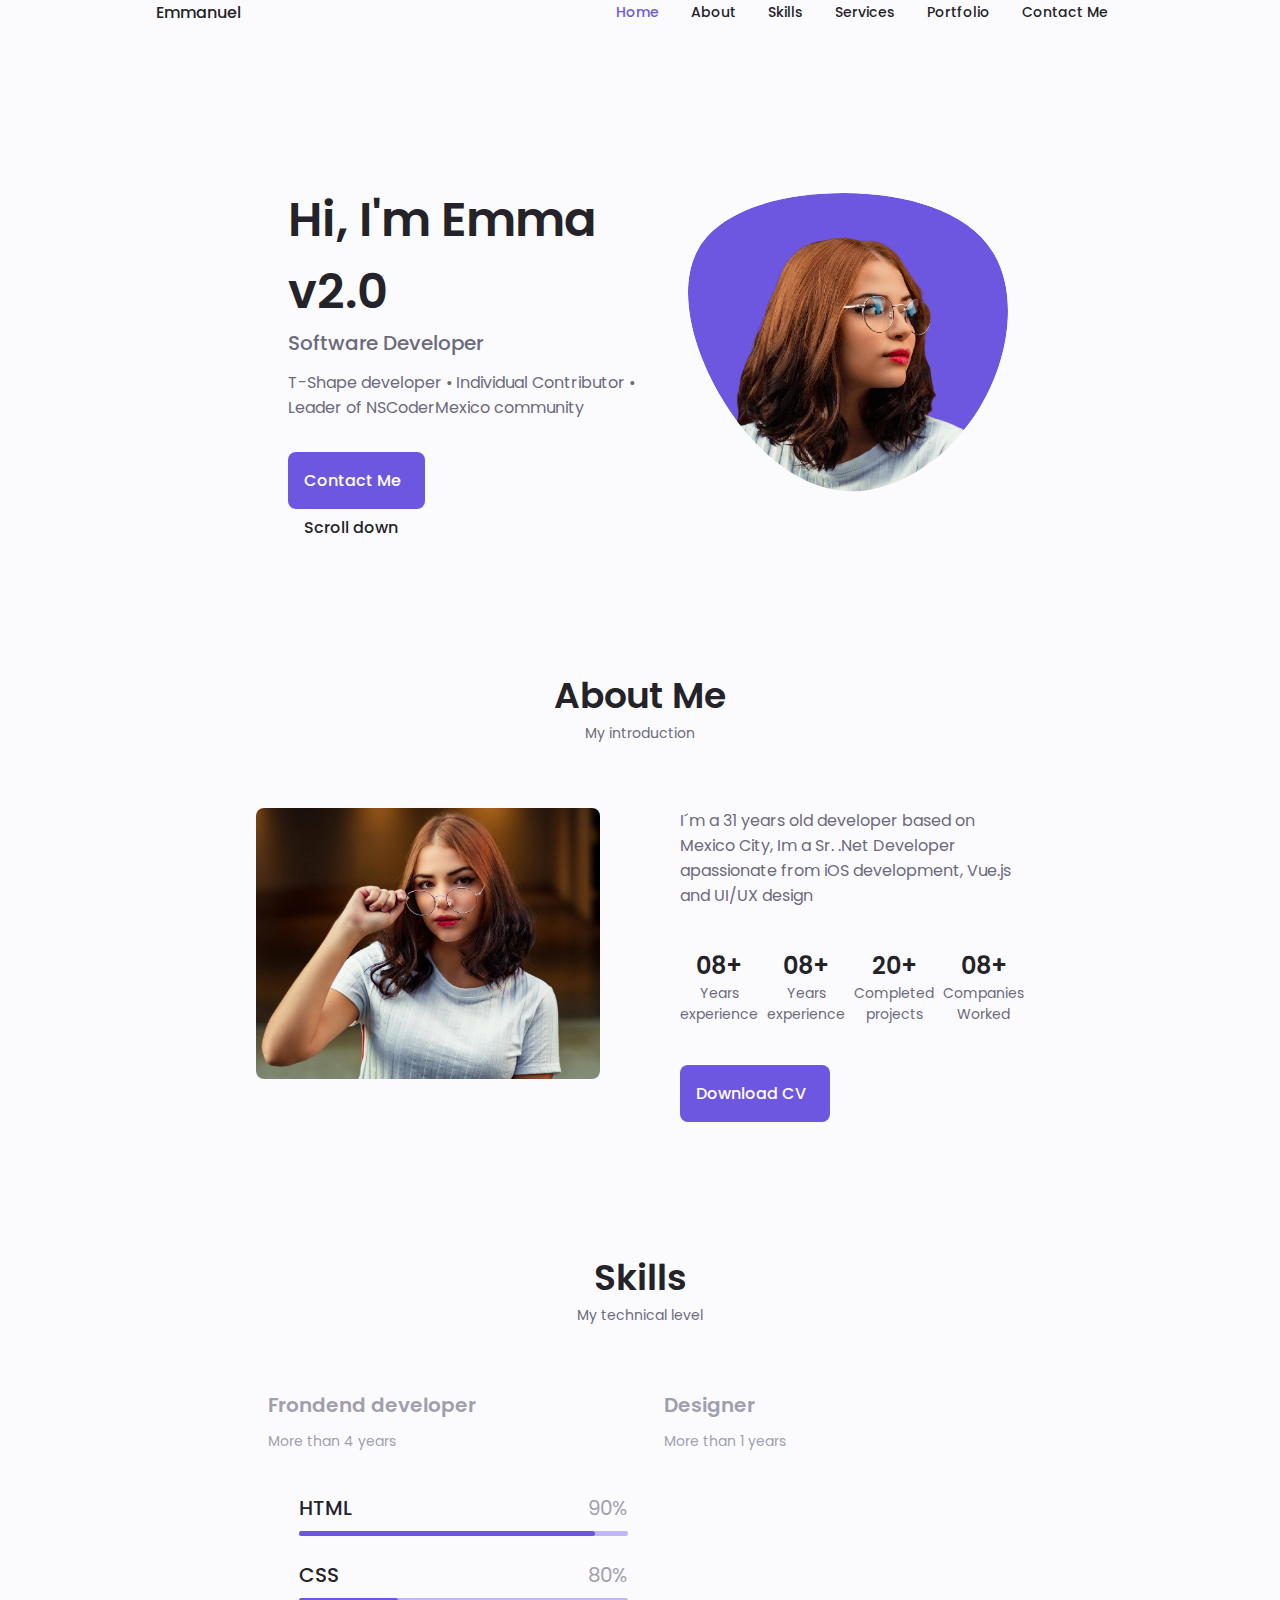
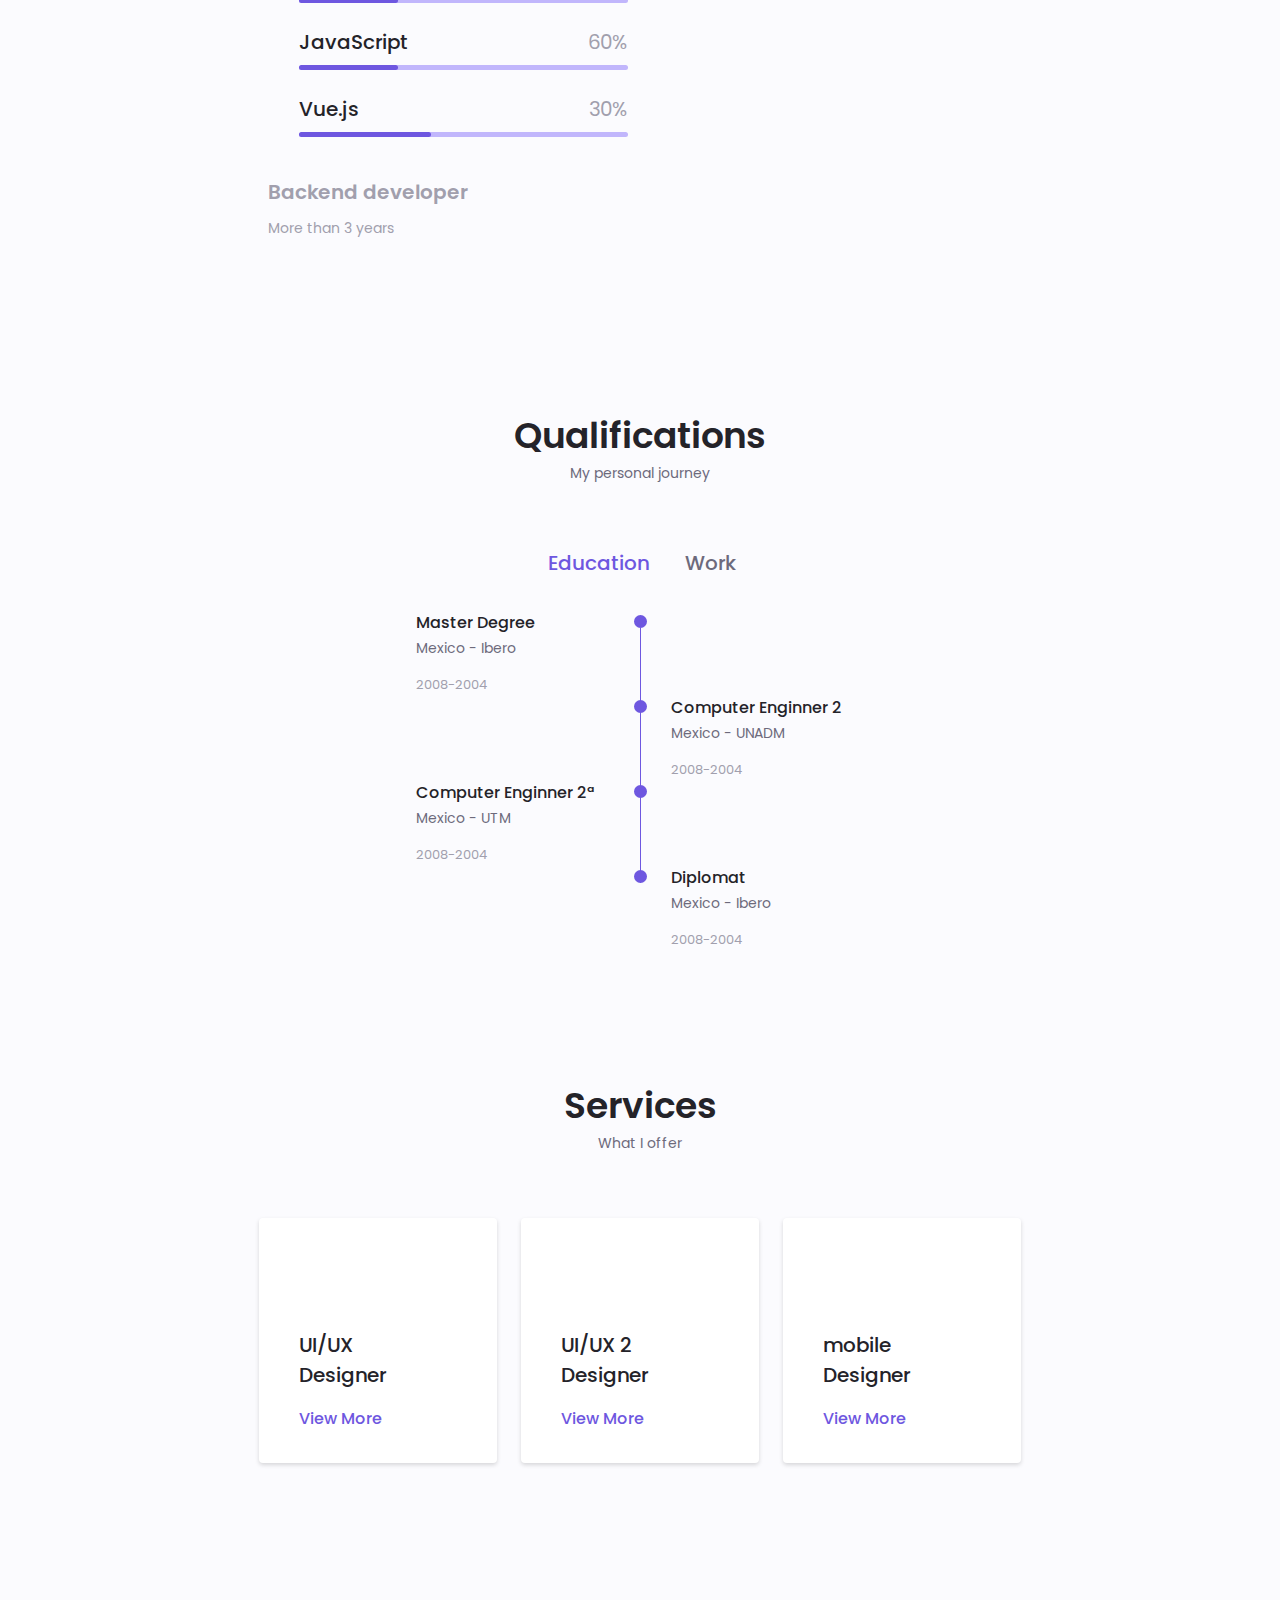
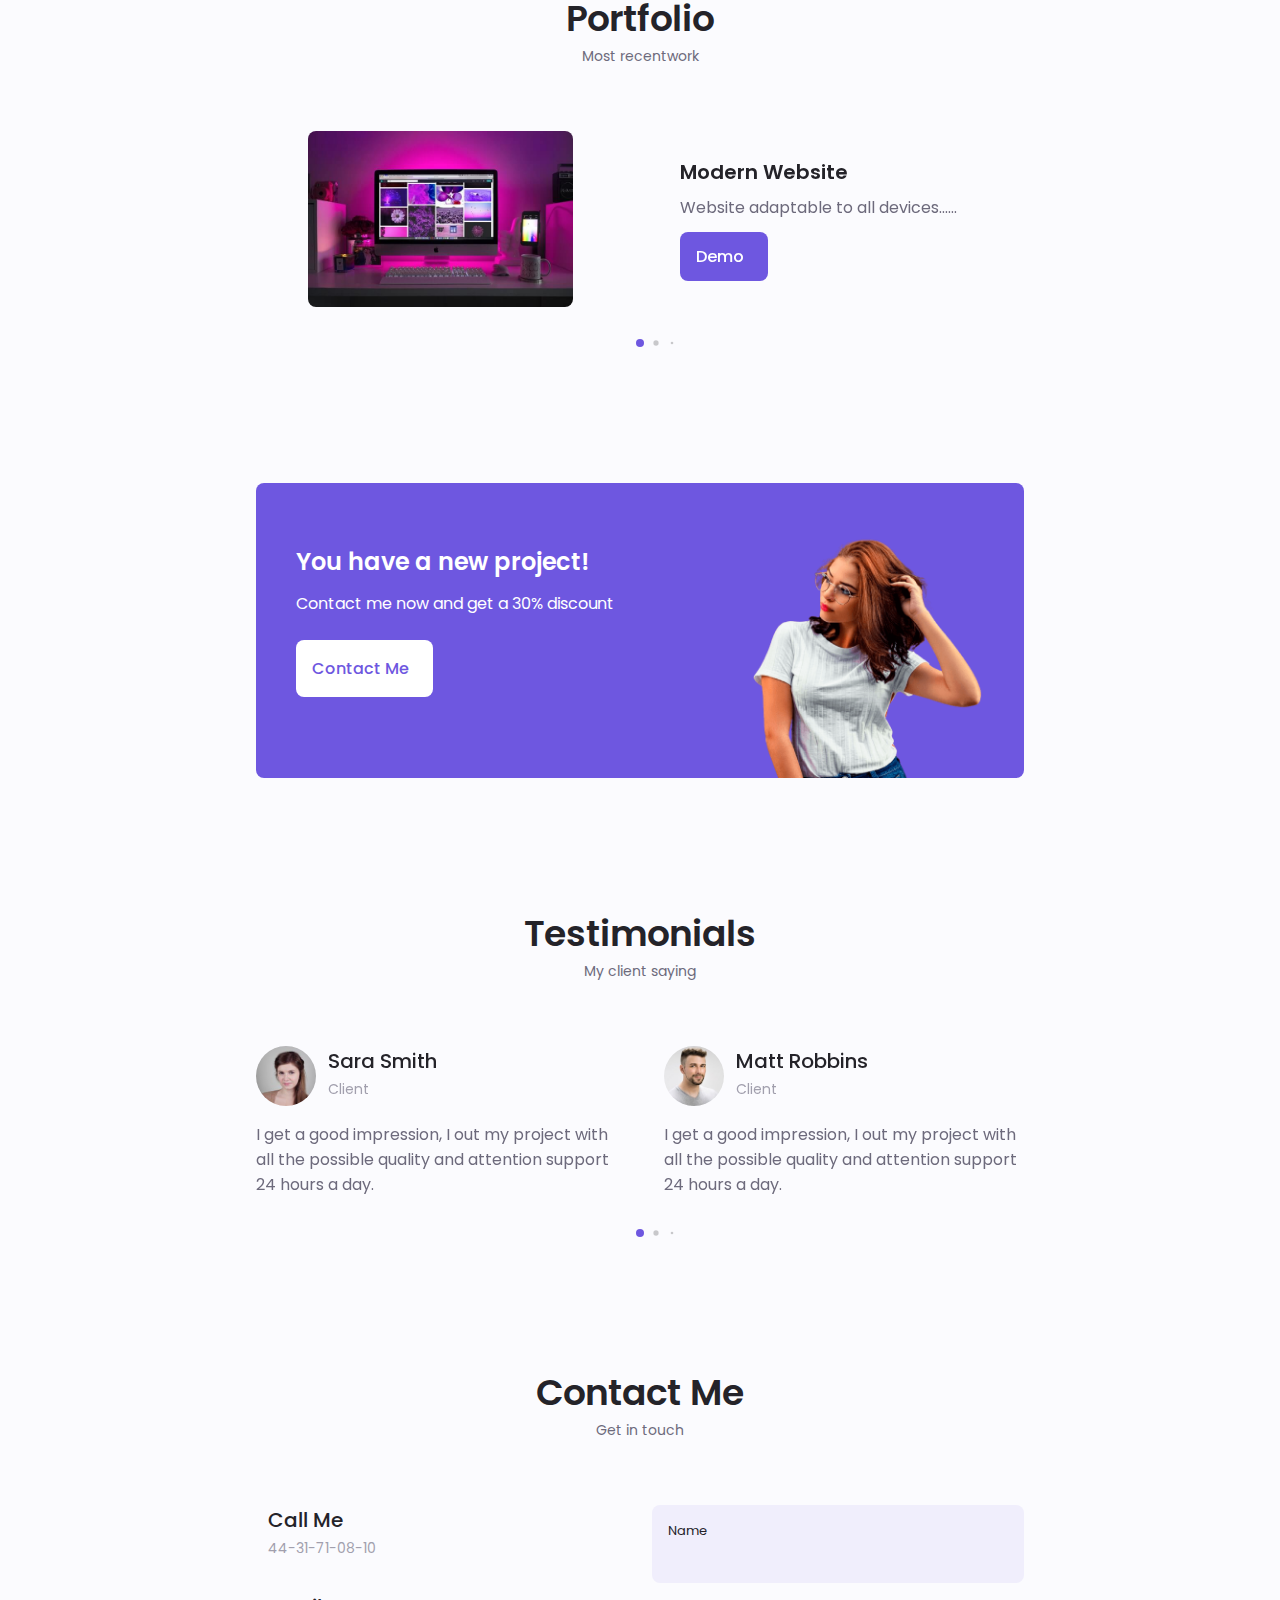
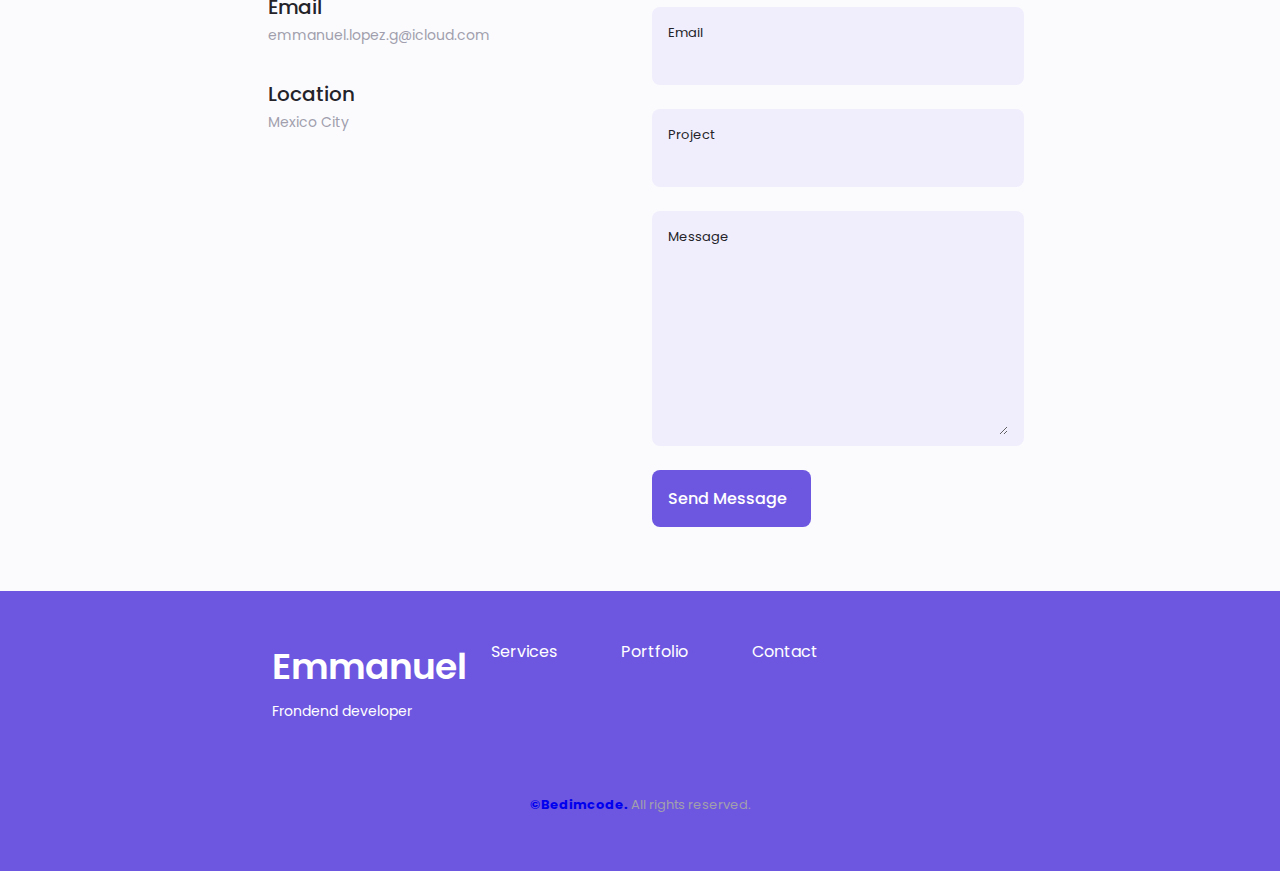
<file: index.html>
<!DOCTYPE html>
<html lang="en">
    <head>
        <meta charset="utf-8">
        <meta name="viewport" content="width=device-width, initial-scale=1">

        <!--unicons-->
        <link rel="stylesheet" href="https://unicons.iconscout.com/release/v4.0.0/css/line.css">

        <!--swiper css-->
        <link rel="stylesheet" href="assets/css/swiper-bundle.min.css">

        <!--css-->
        <link rel="stylesheet" href="assets/css/styles.css">
        
        <title>My Responsive Portfolio WebSite 2.0</title>
    </head>
    <body>
        <!--header-->
        <header class="header" >
            <nav class="header" id="header_scroll_val">
                <nav class="nav container">
                    <a href="#" class="nav__logo">Emmanuel</a>
                        <div class="nav__menu" id="nav-menu">
                            <ul class="nav__list grid">
                                <li class="nav_item">
                                    <a href="#home" class="nav__link active-link">
                                        <i class="uil uil-estate nav__icon"></i>Home
                                    </a>
                                </li>
                                <li class="nav_item">
                                    <a href="#about" class="nav__link">
                                        <i class="uil uil-user nav__icon "></i>About
                                    </a>
                                </li>
                                <li class="nav_item">
                                    <a href="#skills" class="nav__link">
                                        <i class="uil uil-clipboard-notes nav__icon "></i>Skills
                                    </a>
                                </li>
                                <li class="nav_item">
                                    <a href="#services" class="nav__link">
                                        <i class="uil uil-briefcase-alt nav__icon "></i>Services
                                    </a>
                                </li>
                                <li class="nav_item">
                                    <a href="#portfolio" class="nav__link">
                                        <i class="uil uil-scenery nav__icon "></i>Portfolio
                                    </a>
                                </li>
                                <li class="nav_item">
                                    <a href="#contact" class="nav__link">
                                        <i class="uil uil-message nav__icon "></i>Contact Me
                                    </a>
                                </li>
                            </ul>   
                            <i class="uil uil-times nav__close" id="nav-close"></i>
                        </div>

                        <div class="nav__btns">

                            <!--theme change button-->
                            <i class="uil uil-moon change-theme" id="theme-button"></i>
                            <div class="nav__toggle" id="nav-toggle">
                                <i class="uil uil-apps"></i>
                            </div>
                        </div>
                </nav>
            </nav>
        </header>

        <!--main-->
        <main class="main">

            <!--home-->
            <section class="home section" id="home">
                <div class="home__container container grid">
                    <div class="home__content grid">
                        <div class="home__social">
                            <a href="https://www.linkedin.com/in/manelpz/" class="home__social-icon" target="_blank">
                                <i class="uil uil-linkedin-alt"></i>
                            </a>
                            
                            <a href="https://dribbble.com/manelpz" class="home__social-icon" target="_blank">
                                <i class="uil uil-dribbble"></i>
                            </a>

                            <a href="https://github.com/manelpz" class="home__social-icon" target="_blank">
                                <i class="uil uil-github-alt"></i>
                            </a>
                            
                        </div>
                        
                        <div class="home__img">
                            <svg class="home__blob" viewBox="0 0 200 187" xmlns="http://www.w3.org/2000/svg" xmlns:xlink="http://www.w3.org/1999/xlink">
                                <mask id="mask0" mask-type="alpha">
                                    <path d="M190.312 36.4879C206.582 62.1187 201.309 102.826 182.328 134.186C163.346 165.547 
                                    130.807 187.559 100.226 186.353C69.6454 185.297 41.0228 161.023 21.7403 129.362C2.45775 
                                    97.8511 -7.48481 59.1033 6.67581 34.5279C20.9871 10.1032 59.7028 -0.149132 97.9666 
                                    0.00163737C136.23 0.303176 174.193 10.857 190.312 36.4879Z"/>
                                </mask>
                                <g mask="url(#mask0)">
                                    <path d="M190.312 36.4879C206.582 62.1187 201.309 102.826 182.328 134.186C163.346 
                                    165.547 130.807 187.559 100.226 186.353C69.6454 185.297 41.0228 161.023 21.7403 
                                    129.362C2.45775 97.8511 -7.48481 59.1033 6.67581 34.5279C20.9871 10.1032 59.7028 
                                    -0.149132 97.9666 0.00163737C136.23 0.303176 174.193 10.857 190.312 36.4879Z"/>
                                    <image class="home__blob-img" x ='12'  y='18' xlink:href="assets/img/perfil.png"/>
                                </g>
                            </svg>
                        </div>

                        <div class="home__data">
                            <h1 class="home__title">Hi, I'm Emma v2.0</h1>
                            <h3 class="home__subtitle">Software Developer</h3>
                            <p class="home__description">T-Shape developer • Individual Contributor • Leader of NSCoderMexico community</p>
                            <a href="#contact" class="button button--flex">
                                Contact Me<i class="uil uil-message button__icon"></i>
                            </a>
                        </div>
                    </div>

                    <div class="home__scroll">
                        <a href="#about" class="home__scroll-button button--flex">
                            <i class="uil uil-mouse-alt home__scroll-mouse"></i>
                            <span class="home__scroll-name">Scroll down</span>  
                            <i class="uil uil-arrow-down home__scroll-arrow"></i>
                        </a>
                    </div>

                </div>
            </section>
           
            <!--about-->
            <section class="about section" id="about">
                <h2 class="section__title">About Me</h2>
                <span class="section__subtitle">
                    My introduction
                </span>
                <div class="about__container container grid">
                    
                
                    <img src="assets/img/about.jpg" alt="" class="about__img">
                    <div>
                    <p class="about__description">I´m a 31 years old developer based on Mexico City, Im a Sr. 
                        .Net Developer apassionate from iOS development, Vue.js and UI/UX design
                
                    </p>

                    <div class="about__info">
                        <div>
                            <span class="about__info-title">08+</span>
                            <span class="about__info-name">Years<br>experience</span>
                        </div>
                        <div>
                            <span class="about__info-title">08+</span>
                            <span class="about__info-name">Years<br>experience</span>
                        </div>
                        <div>
                            <span class="about__info-title">20+</span>
                            <span class="about__info-name">Completed<br>projects</span>
                        </div>
                        <div>
                            <span class="about__info-title">08+</span>
                            <span class="about__info-name">Companies<br>Worked</span>
                        </div>
                    </div>

               

                    <div class="about__buttons">
                        <a download ="" href="a ssets/pdf/emmanuellopez-cv.pdf" class="button button--flex">
                            Download CV<i class="uil uil-download-alt button__icon"></i>
                        </a>
                    </div>
                </div>

                </div>

                <!--<div class="about__info">
                    <div>
                        <span class="about__info-title">08+</span>
                        <span class="about__info-name">Years<br>experience</span>
                    </div>
                    <div>
                        <span class="about__info-title">08+</span>
                        <span class="about__info-name">Years<br>experience</span>
                    </div>
                    <div>
                        <span class="about__info-title">20+</span>
                        <span class="about__info-name">Completed<br>projects</span>
                    </div>
                    <div>
                        <span class="about__info-title">08+</span>
                        <span class="about__info-name">Companies<br>Worked</span>
                    </div>
                </div>-->

                
            </section>

            <!--skills-->
            <section class="skills section" id="skills">
                <h2 class="section__title">Skills</h2>
                <span class="section__subtitle">My technical level</span>
                <div class="skills__container container grid">
                   <div>
                        <!--skill 1-->
                        <div class="skills__content skills__open">
                            <div class="skills__header">
                                <i class="uil uil-brackets-curly skills__icon"></i>
                                <div>
                                    <h1 class="skills__title">Frondend developer</h1>
                                    <span class="skills__subtitle">More than 4 years</span>
                                </div>

                                <i class="uil uil-angle-down skills__arrow"></i>
                            </div>

                            <div class="skills__list grid">
                                <div class="skills__data">
                                    <div class="skills__title">
                                        <h3 class="skills__name">HTML</h3>
                                        <span class="skills__number">90%</span>
                                    </div>
                                    <div class="skills__bar">
                                        <span class="skills__percentage skills__html"></span>
                                    </div>
                                </div>

                                <div class="skills__data">
                                    <div class="skills__title">
                                        <h3 class="skills__name">CSS</h3>
                                        <span class="skills__number">80%</span>
                                    </div>
                                    <div class="skills__bar">
                                        <span class="skills__percentage skills__css"></span>
                                    </div>
                                </div>

                                <div class="skills__data">
                                    <div class="skills__title">
                                        <h3 class="skills__name">JavaScript</h3>
                                        <span class="skills__number">60%</span>
                                    </div>
                                    <div class="skills__bar">
                                        <span class="skills__percentage skills__js"></span>
                                    </div>
                                </div>

                                <div class="skills__data">
                                    <div class="skills__title">
                                        <h3 class="skills__name">Vue.js</h3>
                                        <span class="skills__number">30%</span>
                                    </div>
                                    <div class="skills__bar">
                                        <span class="skills__percentage skills__vue"></span>
                                    </div>
                                </div>

                            </div>

                        </div>

                        <!--skill 2-->
                        <div class="skills__content skills__close">
                            <div class="skills__header">
                                <i class="uil uil-server-network skills__icon"></i>
                                <div>
                                    <h1 class="skills__title">Backend developer</h1>
                                    <span class="skills__subtitle">More than 3 years</span>
                                </div>

                                <i class="uil uil-angle-down skills__arrow"></i>
                            </div>

                            <div class="skills__list grid">
                                <div class="skills__data">
                                    <div class="skills__title">
                                        <h3 class="skills__name">node</h3>
                                        <span class="skills__number">40%</span>
                                    </div>
                                    <div class="skills__bar">
                                        <span class="skills__percentage skills__node"></span>
                                    </div>
                                </div>

                                <div class="skills__data">
                                    <div class="skills__title">
                                        <h3 class="skills__name">.Net core</h3>
                                        <span class="skills__number">80%</span>
                                    </div>
                                    <div class="skills__bar">
                                        <span class="skills__percentage skills__net"></span>
                                    </div>
                                </div>

                                <div class="skills__data">
                                    <div class="skills__title">
                                        <h3 class="skills__name">Firebase</h3>
                                        <span class="skills__number">30%</span>
                                    </div>
                                    <div class="skills__bar">
                                        <span class="skills__percentage skills__firebase"></span>
                                    </div>
                                </div>

                            </div>

                        </div>
                    </div>
                    <div>
                        <!--skill 3-->
                        <div class="skills__content skills__close">
                            <div class="skills__header">
                                <i class="uil uil-swatchbook skills__icon"></i>
                                <div>
                                    <h1 class="skills__title">Designer</h1>
                                    <span class="skills__subtitle">More than 1 years</span>
                                </div>

                                <i class="uil uil-angle-down skills__arrow"></i>
                            </div>

                            <div class="skills__list grid">
                                <div class="skills__data">
                                    <div class="skills__title">
                                        <h3 class="skills__name">Sketch</h3>
                                        <span class="skills__number">40%</span>
                                    </div>
                                    <div class="skills__bar">
                                        <span class="skills__percentage skills__sketch"></span>
                                    </div>
                                </div>

                                <div class="skills__data">
                                    <div class="skills__title">
                                        <h3 class="skills__name">inVision</h3>
                                        <span class="skills__number">30%</span>
                                    </div>
                                    <div class="skills__bar">
                                        <span class="skills__percentage skills__invision"></span>
                                    </div>
                                </div>

                                <div class="skills__data">
                                    <div class="skills__title">
                                        <h3 class="skills__name">Figma</h3>
                                        <span class="skills__number">30%</span>
                                    </div>
                                    <div class="skills__bar">
                                        <span class="skills__percentage skills__figma"></span>
                                    </div>
                                </div>

                            </div>

                        </div>
                    </div>

                </div>
            </section>

            <!--qualification-->
            <section class="qualification section">
                
                <h2 class="section__title">Qualifications</h2>
                <span class="section__subtitle">My personal journey</span>

                <div class="qualification__container container">
                    <div class="qualification__tabs">
                        <div class="qualification__button button--flex qualification__active" data-target='#education'>
                            <i class="uil uil-graduation-cap qualification__icon"></i>
                            Education
                        </div>

                        <div class="qualification__button button--flex" data-target="#work">
                            <i class="uil uil-briefcase-alt qualification__icon"></i>
                            Work
                        </div>
                    </div>
                <!--</div>-->
                    <div class="qualification__sections">
                        <!--qualification content-->
                        <div class="qualification__content qualification__active" data-content id="education">
                            <!--qualification 1-->
                            <div class="qualification__data">
                                <div>
                                    <h3 class="qualification__title">Master Degree</h3>
                                    <span class="qualification__subtitle">Mexico - Ibero</span>
                                    <div class="qualification__calendar"><i class="uil uil-calendar-alt"></i>
                                        2008-2004
                                    </div>
                                </div>
        
                                <div>
                                    <span class="qualification__rounder"></span>
                                    <span class="qualification__line"></span>
                                </div>
        
                            </div>
        
                            <!--qualification 2-->
                            <div class="qualification__data">
                                <div></div>
                                <div>
                                    <span class="qualification__rounder"></span>
                                    <span class="qualification__line"></span>
                                </div>
        
                                  <div>
                                      <h3 class="qualification__title">Computer Enginner 2</h3>
                                      <span class="qualification__subtitle">Mexico - UNADM </span>
                                      <div class="qualification__calendar">
                                          <i class="uil uil-calendar-alt"></i>
                                          2008-2004
                                      </div>
                                  </div>
                            </div>
        
                            <!--qualification 3-->
                            <div class="qualification__data">
                                <div>
                                    <h3 class="qualification__title">Computer Enginner 2ª</h3>
                                    <span class="qualification__subtitle">Mexico - UTM</span>
                                    <div class="qualification__calendar">
                                        <i class="uil uil-calendar-alt"></i>
                                        2008-2004
                                    </div>
                                </div>
        
                                <div>
                                    <span class="qualification__rounder"></span>
                                    <span class="qualification__line"></span>
                                </div>
        
                            </div>
        
                            <!--qualification 4-->
                            <div class="qualification__data">
                                <div></div>
                                <div>
                                    <span class="qualification__rounder"></span>
                                    <!--<span class="qualification__line"></span>-->
                                </div>
        
                                  <div>
                                      <h3 class="qualification__title">Diplomat  </h3>
                                      <span class="qualification__subtitle">Mexico - Ibero </span>
                                      <div class="qualification__calendar">
                                          <i class="uil uil-calendar-alt"></i>
                                          2008-2004
                                      </div>
                                  </div>
                            </div>
        
                        
        
                        </div>
        
                        <!--qualification content-->
                        <div class="qualification__content" data-content id="work">
                        <!--qualification 1-->
                        <div class="qualification__data">
                            <div>
                                <h3 class="qualification__title">Sr. Developer</h3>
                                <span class="qualification__subtitle">Mexico - Finerio</span>
                                <div class="qualification__calendar">
                                    <i class="uil uil-calendar-alt"></i>
                                    2021-Currely
                                </div>
                            </div>
        
                            <div>
                                <span class="qualification__rounder"></span>
                                <span class="qualification__line"></span>
                            </div>
        
                        </div>
        
                        <!--qualification 2-->
                        <div class="qualification__data">
                            <div></div>
                            <div>
                                <span class="qualification__rounder"></span>
                                <span class="qualification__line"></span>
                            </div>
        
                                <div>
                                    <h3 class="qualification__title">Intermediate Apps Dev</h3>
                                    <span class="qualification__subtitle">Mexico - CitiGroup </span>
                                    <div class="qualification__calendar">
                                        <i class="uil uil-calendar-alt"></i>
                                        2008-2004
                                    </div>
                                </div>
                        </div>
        
                        <!--qualification 3-->
                        <div class="qualification__data">
                            <div>
                                <h3 class="qualification__title">.Net/ColdFusion Developer</h3>
                                <span class="qualification__subtitle">Mexico - Application Hosting</span>
                                <div class="qualification__calendar">
                                    <i class="uil uil-calendar-alt"></i>
                                    2008-2004
                                </div>
                            </div>
        
                            <div>
                                <span class="qualification__rounder"></span>
                                <span class="qualification__line"></span>
                            </div>
        
                        </div>
        
                        <!--qualification 4-->
                        <div class="qualification__data">
                            <div></div>
                            <div>
                                <span class="qualification__rounder"></span>
                            </div>
        
                                <div>
                                    <h3 class="qualification__title">Software Developer</h3>
                                    <span class="qualification__subtitle">Mexico - ICSI </span>
                                    <div class="qualification__calendar">
                                        <i class="uil uil-calendar-alt"></i>
                                        2008-2004
                                    </div>
                                </div>
                        </div>
                    </div> 
                </div>
            </div>              
            </section>


            <!--service--> 
            <section class="services section" id="services">
                <h2 class="section__title">Services</h2>
                <span class="section__subtitle">What I offer</span>

                <div class="services__container container grid">
                    
                    <!--service 1-->
                    <div class="services__content">

                        <div>
                            <i class="uil uil-web-grid services__icon"></i>
                            <h3 class="services__title">UI/UX <br> Designer</h3>
                        </div>

                        <span class="button button--flex button--small button--link services__button">
                            View More
                            <i class="uil uil-arrow-right button__icon"></i>
                        </span>
                        
                        <!--service 1-->
                        <div class="services__modal">
                            <div class="services__modal-content">
                                <h3 class="services__modal-title">UX <br>Developer</h3>
                                <i class="uil uil-times services__modal-close"></i>
                            
                                <ul class="services_modal-service grid">
                                    <li class="services__modal-service">
                                        <i class="uil uil-check-circle services__modal-icon"></i>
                                        <p>I develop the user interface</p>
                                    </li>
                                    <li class="services__modal-service">
                                        <i class="uil uil-check-circle services__modal-icon"></i>
                                        <p>I develop the user interface</p>
                                    </li>
                                    <li class="services__modal-service">
                                        <i class="uil uil-check-circle services__modal-icon"></i>
                                        <p>I develop the user interface</p>
                                    </li>
                                </ul>

                                <!--<span class="button button--flex button--small button--link services__button">
                                    View More
                                    <i class="uil uil-arrow-right button__icon"></i>
                                </span>-->
                            </div>
                        </div>
                    </div>

                    <!--service 2-->
                    <div class="services__content">

                        <div>
                            <i class="uil uil-web-grid services__icon"></i>
                            <h3 class="services__title">UI/UX 2<br> Designer</h3>
                        </div>

                        <span class="button button--flex button--small button--link services__button">
                            View More
                            <i class="uil uil-arrow-right button__icon"></i>
                        </span>
                        
                        <!--service 2-->
                        <div class="services__modal">
                            <div class="services__modal-content">
                                <h3 class="services__modal-title">Web <br>Developer</h3>
                                <i class="uil uil-times services__modal-close"></i>
                            
                                <ul class="services_modal-service grid">
                                    <li class="services__modal-service">
                                        <i class="uil uil-check-circle services__modal-icon"></i>
                                        <p>I develop the user interface</p>
                                    </li>
                                    <li class="services__modal-service">
                                        <i class="uil uil-check-circle services__modal-icon"></i>
                                        <p>I develop the user interface</p>
                                    </li>
                                    <li class="services__modal-service">
                                        <i class="uil uil-check-circle services__modal-icon"></i>
                                        <p>I develop the user interface</p>
                                    </li>
                                </ul>
                                <!--<span class="button button--flex button--small button--link services__button">
                                    View More
                                    <i class="uil uil-arrow-right button__icon"></i>
                                </span>-->
                            </div>
                        </div>
                    </div>

                   <!--service 3-->
                   <div class="services__content">

                    <div>
                        <i class="uil uil-web-grid services__icon"></i>
                        <h3 class="services__title">mobile<br> Designer</h3>
                    </div>

                    <span class="button button--flex button--small button--link services__button">
                        View More
                        <i class="uil uil-arrow-right button__icon"></i>
                    </span>
                    
                    <!--service 2-->
                    <div class="services__modal">
                        <div class="services__modal-content">
                            <h3 class="services__modal-title">mobile <br>Developer</h3>
                            <i class="uil uil-times services__modal-close"></i>
                        
                            <ul class="services_modal-service grid">
                                <li class="services__modal-service">
                                    <i class="uil uil-check-circle services__modal-icon"></i>
                                    <p>I develop the user interface</p>
                                </li>
                                <li class="services__modal-service">
                                    <i class="uil uil-check-circle services__modal-icon"></i>
                                    <p>I develop the user interface</p>
                                </li>
                                <li class="services__modal-service">
                                    <i class="uil uil-check-circle services__modal-icon"></i>
                                    <p>I develop the user interface</p>
                                </li>
                            </ul>

                            <!--<span class="button button--flex button--small button--link services__button">
                                    View More
                                    <i class="uil uil-arrow-right button__icon"></i>
                                </span>-->
                        </div>
                    </div>

                    
                
                   </div>


                </div>
            </section>

            <!--portfolio-->
            <section class="portfolio section" id="portfolio">
                <h2 class="section__title">Portfolio</h2>
                <span class="section__subtitle">Most recentwork</span>

                <div class="portfolio__container container swiper-container">
                    <div class="swiper-wrapper">
                        <!--portfolio 1-->
                        <div class="portfolio__content grid swiper-slide">
                            <img src="assets/img/portfolio1.jpg" alt="" class="portfolio__img">
                            <div class="portfolio__data">
                                <h3 class="portfolio__title">Modern Website</h3>
                                <p class="portfolio__description">Website adaptable to all devices......</p>
                                <a href="#" class="button button--flex button--small portfolio__button">
                                    Demo
                                    <i class="uil uil-arrow-right button__icon"></i>
                                </a>
                            </div>
                        </div>
                        <!--portfolio 1-->

                         <!--portfolio 2-->
                         <div class="portfolio__content grid swiper-slide">
                            <img src="assets/img/portfolio2.jpg" alt="" class="portfolio__img">
                            <div class="portfolio__data">
                                <h3 class="portfolio__title">Design</h3>
                                <p class="portfolio__description">Website adaptable to all devices......</p>
                                <a href="#" class="button button--flex button--small portfolio__button">
                                    Demo
                                    <i class="uil uil-arrow-right button__icon"></i>
                                </a>
                            </div>
                        </div>
                        <!--portfolio 2-->

                         <!--portfolio 3-->
                         <div class="portfolio__content grid swiper-slide">
                            <img src="assets/img/portfolio3.jpg" alt="" class="portfolio__img">
                            <div class="portfolio__data">
                                <h3 class="portfolio__title">iOS Apps</h3>
                                <p class="portfolio__description">Website adaptable to all devices......</p>
                                <a href="#" class="button button--flex button--small portfolio__button">
                                    Demo
                                    <i class="uil uil-arrow-right button__icon"></i>
                                </a>
                            </div>
                        </div>
                        <!--portfolio 3-->

                    </div>

                    <!--control arrows-->
                    <div class="swiper-button-next">
                        <i class="uil uil-angle-right-b swiper-portfolio-icon"></i>
                    </div>
                    <div class="swiper-button-prev">
                        <i class="uil uil-angle-left-b swiper-portfolio-icon"></i>
                    </div>
                    <div class="swiper-pagination"></div>
                </div>
            </section>

            <!--project in mind-->
            <section class="project section">
                <div class="project__bg">
                    <div class="project__container container grid">
                        <div class="project__data">
                            <h2 class="project__title">You have a new project!</h2>
                            <p class="project__description">Contact me now and get a 30% discount</p>
                            <a href="#contact" class="button button--flex button--white">
                                Contact Me
                                <i class="uil uil-message project__icon button__icon"></i>
                            </a>
                        </div>
                        <img src="assets/img/project.png" alt="" class="project__img">
                    </div>
                </div>
            </section>

            <!--testimonials-->
            <section class="testimonials section">
                <h2 class="section__title">Testimonials</h2>
                <span class="section__subtitle">My client saying</span>

                <div class="testimonial__container container swiper-container">
                    
                    <div class="swiper-wrapper">
                        <!--testimonial-->
                        <div class="testimonial__content swiper-slide">
                            <div class="testimonial__data">
                                <div class="testimonial__header">
                                    <img src="assets/img/testimonial1.jpg" alt="" class="testimonial__img">

                                    <div>
                                        <h3 class="testimonial__name">Sara Smith</h3>
                                        <span class="testimonial__client">Client</span>
                                    </div>
                                </div>

                                <div>
                                    <i class="uil uil-star testimonial__icon-star"></i>
                                    <i class="uil uil-star testimonial__icon-star"></i>
                                    <i class="uil uil-star testimonial__icon-star"></i>
                                    <i class="uil uil-star testimonial__icon-star"></i>
                                    <i class="uil uil-star testimonial__icon-star"></i>
                                </div>
                            </div>

                            <p class="testimonial__description">
                                I get a good impression, I out my project with all the possible quality and attention support 24 hours a day.
                            </p>

                        </div>

                         <!--testimonial 2-->
                         <div class="testimonial__content swiper-slide">
                            <div class="testimonial__data">
                                <div class="testimonial__header">
                                    <img src="assets/img/testimonial2.jpg" alt="" class="testimonial__img">

                                    <div>
                                        <h3 class="testimonial__name">Matt Robbins</h3>
                                        <span class="testimonial__client">Client</span>
                                    </div>
                                </div>

                                <div>
                                    <i class="uil uil-star testimonial__icon-star"></i>
                                    <i class="uil uil-star testimonial__icon-star"></i>
                                    <i class="uil uil-star testimonial__icon-star"></i>
                                    <i class="uil uil-star testimonial__icon-star"></i>
                                    <i class="uil uil-star testimonial__icon-star"></i>
                                </div>
                            </div>

                            <p class="testimonial__description">
                                I get a good impression, I out my project with all the possible quality and attention support 24 hours a day.
                            </p>

                        </div>

                         <!--testimonial 3-->
                         <div class="testimonial__content swiper-slide">
                            <div class="testimonial__data">
                                <div class="testimonial__header">
                                    <img src="assets/img/testimonial3.jpg" alt="" class="testimonial__img">

                                    <div>
                                        <h3 class="testimonial__name">Raul Harris</h3>
                                        <span class="testimonial__client">Client</span>
                                    </div>
                                </div>

                                <div>
                                    <i class="uil uil-star testimonial__icon-star"></i>
                                    <i class="uil uil-star testimonial__icon-star"></i>
                                    <i class="uil uil-star testimonial__icon-star"></i>
                                    <i class="uil uil-star testimonial__icon-star"></i>
                                    <i class="uil uil-star testimonial__icon-star"></i>
                                </div>
                            </div>

                            <p class="testimonial__description">
                                I get a good impression, I out my project with all the possible quality and attention support 24 hours a day.
                            </p>

                        </div>                       
                    </div>
                    <!--Add pagination-->
                    <div class="swiper-pagination swiper-pagination-testimonial"></div>
                </div>
             </section>  

            <!--contact me-->
            <section class="contact section" id="contact">
                <h2 class="section__title">Contact Me</h2>
                <span class="section__subtitle">Get in touch</span>

                <div class="contact__container container grid">
                    <div>
                        <div class="contact__information">
                            <i class="uil uil-phone contact__icon"></i>
                            <div>
                                <h3 class="contact__title">Call Me</h3>
                                <span class="contact__subtitle">44-31-71-08-10</span>
                            </div>
                            
                        </div>

                        <div class="contact__information">
                            <i class="uil uil-envelope contact__icon"></i>
                            <div>
                                <h3 class="contact__title">Email</h3>
                                <span class="contact__subtitle">emmanuel.lopez.g@icloud.com</span>
                            </div>
                            
                        </div>

                        <div class="contact__information">
                            <i class="uil uil-map-marker contact__icon"></i>
                            <div>
                                <h3 class="contact__title">Location</h3>
                                <span class="contact__subtitle">Mexico City</span>
                            </div>  
                        </div>
                    </div>

                    <form action="" class="contact__form grid">
                        <div class="contact__inputs grid">
                            <div class="contact__content">
                                <label for="" class="contact__label">Name</label>
                                <input type="text" class="contact__input">
                            </div>
                            <div class="contact__content">
                                <label for="" class="contact__label">Email</label>
                                <input type="email" class="contact__input">
                            </div>
                        </div>

                        <div class="contact__content">
                            <label for="" class="contact__label">Project</label>
                            <input type="text" class="contact__input">
                        </div>
                        <div class="contact__content">
                            <label for="" class="contact__label">Message</label>
                            <textarea name="" id="" cols="0" rows="7" class="contact__input"></textarea>
                        </div>
                        <div>
                            <a href="#" class="button button--flex">
                                Send Message
                                <i class="uil uil-message button__icon"></i>
                            </a>
                        </div>

                    </form>

                </div>
            </section>
            
        </main>

        <!--footer-->
        <footer class="footer">
            <div class="footer__bg">
                <div class="footer__container container grid">
                    <div>
                        <h1 class="footer__title">Emmanuel</h1>
                        <span class="footer__subtitle">Frondend developer</span>
                    </div>
                    <ul class="footer__link">
                        <li>
                            <a href="#services" class="footer__link">Services</a>
                        </li>
                        <li>
                            <a href="#portfolio" class="footer__link">Portfolio</a>
                        </li>
                        <li>
                            <a href="#contact" class="footer__link">Contact</a>
                        </li>
                    </ul>

                    <div class="footer__socials">
                        <a href="https://www.linkedin.com/in/manelpz/" target="_blank" class="footer__social">
                            <i class="uil uil-linkedin-alt"></i>
                        </a>
                        <a href="https://github.com/manelpz" target="_blank" class="footer__social">
                            <i class="uil uil-github"></i>
                        </a>
                        <a href="https://dribbble.com/manelpz" target="_blank" class="footer__social">
                            <i class="uil uil-dribbble"></i>
                        </a>
                    </div>
                </div>
                <p class="footer__copy">
                    <a href="https://github.com/bedimcode/responsive-portfolio-website-Alexa"><b>&#169;Bedimcode.</b>
                          </a>
                     All rights reserved.</p>
            </div>
        </footer>

        <!--scroll top-->
        <a href="#" class="scrollup" id="scroll-up">
            <i class="uil uil-arrow-up scrollup__icon"></i>
        </a>

        <!--swiper js-->
        <script src="assets/js/swiper-bundle.min.js"></script>

        <!--main js-->
        <script src="assets/js/main.js"></script>

    </body>
</html>
</file>
<file: assets/css/styles.css>
/*google fonts*/
@import url('https://fonts.googleapis.com/css2?family=Poppins:wght@400;500;600&display=swap');

/*variable css*/

:root{
    --header-height: 3rem;

    /*Colors*/
    --hue-color:250 ;

    /*HSL color mode*/
    --first-color: hsl(var(--hue-color), 69%, 61%);
    --first-color-second: hsl(var(--hue-color), 69%, 61%);
    --first-color-alt: hsl(var(--hue-color), 57%, 53%);
    --first-color-lighter: hsl(var(--hue-color), 92%, 85%);
    --title-color:hsl(var(--hue-color), 8%, 15%); 
    --text-color: hsl(var(--hue-color), 8%, 45%);
    --text-color-light: hsl(var(--hue-color), 8%, 65%);
    --input-color: hsl(var(--hue-color), 70%, 96%);
    --body-color: hsl(var(--hue-color), 69%, 99%);
    --container-color: #fff;
    --scroll-bar-color: hsl(var(--hue-color), 12%, 90%);
    --scroll-thumb-color: hsl(var(--hue-color), 12%, 60%);
    /*font and typography*/

    --body-font: 'Poppins', sans-serif;

    /*.5rem = 8px, 1rem = 16px, 1.5rem=24px*/
    --big-font-size:2rem;
    --h1-font-size:1.5rem;
    --h2-font-size:1.25rem;
    --h3-font-size:1.125rem;
    --normal-font-size:.938rem;
    --small-font-size:.813rem;
    --smaller-font-size:.75rem;

    /*font weight*/
    --font-medium: 500;
    --font-semi-bold: 600;

    /*margenes bottom*/
    /*.25rem= 4px, .5rem= 8px, .75rem = 12px*/
    --mb-0-25:.25rem;
    --mb-0-5:.5rem;
    --mb-0-75:.75rem;
    --mb-1:1rem;
    --mb-1-5:1.5rem;
    --mb-2:2rem;
    --mb-2-5:2.5rem;
    --mb-3:3rem;

    /*z index*/
    --z-tooltip: 10;
    --z-fixed: 100;
    --z-modal: 100;
}

/*Font size for large devices*/
@media screen and (min-width:968px){
    :root {
        --big-font-size:3rem;
        --h1-font-size:2.25rem;
        --h2-font-size:1.5rem;
        --h3-font-size:1.25rem;
        --normal-font-size:1rem;
        --small-font-size:.875rem;
        --smaller-font-size:.813rem;
    }
}

/*variables dark theme*/

/*button dark/light*/

/*base*/

*{
    box-sizing: border-box;
    padding: 0;
    margin: 0;
}

html{
    scroll-behavior: smooth;
}

body{
    margin: 0 0 var(--header-height) 0;
    font-family: var(--body-font);
    font-size: var(--normal-font-size);
    background-color:var(--body-color);
    color: var(--text-color);
}

h1, h2, h3, h4{
    color: var(--title-color);
    font-weight: var(--font-semi-bold);
}

ul{
    list-style: none;
}

a{
    text-decoration: none;
}

img{
    max-width: 100%;
    height: auto;
}
/*reusable css class*/
.section{
    padding:2rem 0 4rem;
}

.section__title{
    font-size: var(--h1-font-size);
}

.section__subtitle{
    display: block;
    font-size: var(--small-font-size);
    margin-bottom:var(--mb-3);
}

.section__title,
.section__subtitle{
    text-align: center;
}

/*layout*/
.container{
    max-width: 768px;
    margin-left: var(--mb-1-5);
    margin-right: var(--mb-1-5); 
}

.grid{
    display: grid;
    gap: 1.5rem;
}

.header{
    width: 100%;
    position: fixed;
    bottom: 0;
    left:0;
    z-index: var(--z-fixed);
    background-color: var(--body-color);
}
/*nav*/
.nav{
    max-width: 968px;
    height: var(--header-height);
    display:flex;
    justify-content: space-between;
    align-items: center;
}

.nav__logo,
.nav__toggle{
    color: var(--title-color);
    font-weight: var(--font-medium);
}

.nav__logo:hover{
    color: var(--first-color);
}

.nav__toggle{
    font-size: 1.1rem;
    cursor: pointer;
}

.nav__toggle:hover{
    color: var(--first-color);
}

@media screen and (max-width: 767px){
    .nav__menu{
        position: fixed;
        bottom:-100%;
        left:0;
        width: 100%;
        background-color: var(--body-color);
        padding:2rem 1.5rem 4rem;
        box-shadow: 0 -1px 4px rgba(0, 0, 0, .15);
        border-radius: 1.5rem 1.5rem 0 0;
        transition: .3s;
    }
}

.nav__list{
    grid-template-columns: repeat(3, 1fr);
    gap:2rem;
}

.nav__link{
    display:flex;
    flex-direction: column;
    align-items: center;
    font-size: var(--small-font-size);
    color: var(--title-color);
    font-weight: var(--font-medium);
}

.nav__link:hover{
    color: var(--first-color);    
}

.nav__icon{
    font: size 1.2rem;
}

.nav__close{
    position:absolute;
    right: 1.3rem;
    bottom: 0.5rem;
    font-size: 1.5rem;
    cursor:pointer;
    color: var(--first-color);
}

.nav__close:hover{
    color: var(--first-color-alt);
}
/*show menu*/
.show-menu{
    bottom: 0;

}
/*active link*/

/*change background header*/

/*home*/

.home__container{
    gap:1rem;
}

.home__content{
    grid-template-columns: .5fr 3fr;
    padding-top: 3.5rem;
    align-items: center;
}

.home__social{
    display:grid;
    grid-template-columns: max-content;
    row-gap: 1rem;
}

.home__social-icon{
    font-size: 1.25rem;
    color: var(--first-color);
}

.home__social-icon:hover{
    color: var(--first-color-alt);
}

.home__blob{
    width: 200px;
    fill: var(--first-color);
}

.home__blob-img{
    width: 170px;
}

.home__data{
    grid-column: 1/3;
}

.home__title{
    font-size: var(--big-font-size);
}

.home__subtitle{
    font-size: var(--h3-font-size);
    color: var(--text-color);
    font-weight: var(--font-medium);
    margin-bottom: var(--mb-0-75);
}

.home__description{
    margin-bottom: var(--mb-2);
}

.home-scroll{
    /*display:none;*/
}

.home__scroll-button{
    color: var(--first-color);
    transition:.3s;
}

.home__scroll-button:hover{
    transform: translateY(.25rem);
}
.home__scroll-mouse{
    font-size: 2rem;
}

.home__scroll-name{
    font-size: var(--scroll-font-size);
    color:var(--title-color);
    font-weight: var(--font-medium);
    margin-right: var(--mb-0-25);
}

.home__scroll-arrow{
    font-size:1.25rem;
}


/*buttons*/
.button{
    display:inline-block;
    background-color: var(--first-color);
    color:#fff;
    padding:1rem;
    border-radius: .5rem;
    font-weight: var(--font-medium);
}

.button:hover{
    background-color: var(--first-color-alt);
}

.button__icon{
    font-size: 1.25rem;
    margin-left: var(--mb-0-5);
    transition: .3s; 
}

.button--flex{
    display:inline-flex;
    align-items: center;
}
/*about*/

.about__img{
    width: 200px;
    border-radius:.5rem;
    justify-self: center;
    align-items: center;
}

.about__description{
    text-align: center;
    margin-bottom: var(--mb-2-5);
}

.about__info{
    display:flex;
    justify-content: space-evenly;
    margin-bottom: var(--mb-2-5);
}

.about__info-name{
    font-size: var(--small-font-size);
}

.about__info-title,
.about__info-name{
    display:block;
    text-align: center;
}

.about__info-title{
    font-size: var(--h2-font-size);
    font-weight: var(--font-semi-bold);
    color: var(--title-color);
}

.about__info-name{
    font-size: var(--small-font-size);
}

.about__buttons{
    display:flex;
    justify-content: center;
}
/*skills*/

.skills__container{
    row-gap:0;
}

.skills__header{
    display:flex;
    align-items: center;
    margin-bottom: var(--mb-2-5);
    cursor: pointer;
}

.skills__icon,
.skills__arrow{
    font-size: 2rem;
    color: var(--first-color);
}

.skills__icon{
    margin-right: var(--mb-0-75);
}

.skills__title{
    font-size:var(--h3-font-size);
    color: var(--text-color-light);
}

.skills__subtitle{
    font-size: var(--small-font-size);
    color: var(--text-color-light);
}

.skills__arrow{
    margin-left: auto;
    transition: .4s;
}

.skills__title{
    display:flex;
    justify-content: space-between;
    margin-bottom: var(--mb-0-5);
}

.skills__name{
    font-size: var(---normal-font-size);
    font-weight: var(--font-medium);
}

.skills__bar,
.skills__percentage{
    height: 5px;
    border-radius: .25rem;
}

.skills__bar{
    background-color: var(--first-color-lighter);
}

.skills__percentage{
    display:block;
    background-color: var(--first-color);
}

.skills__list{
    row-gap: 1.5rem;
    padding-left: 2.7rem;
}

.skills__html{
    width: 90%;
}

.skills__css{
    width: 30%;
}

.skills__js{
    width: 30%;
}


.skills__vue{
    width: 40%;
}

.skills__node{
    width: 50%;
}

.skills__net{
    width: 70%;
}

.skills__firebase{
    width: 20%;
}

.skills__sketch{
    width: 40%;
}

.skills__invision{
    width: 30%;
}

.skills__figma{
    width: 15%;
}

.skills__close .skills__list{
    height:0;
    overflow: hidden;
}

.skills__open .skills__list{
    height: max-content;
    margin-bottom: var(--mb-2-5);
}

.skills__open .skills__arrow{
    transform: rotate(-180deg);
}

/*qualification*/

.qualification__tabs{
    display: flex;
    justify-content:space-evenly;
    margin-bottom: var(--mb-2);
}

.qualification__button{
    font-size:var(--h3-font-size);
    font-weight: var(--font-medium);
    cursor: pointer;
}

.qualification__button:hover{
    color: var(--first-color);
}

.qualification__icon{
    font-size: 1.8rem;
    margin-right: var(--mb-0-25);
}

.qualification__data{
    display:grid;
    grid-template-columns: 1fr max-content 1fr;
    column-gap: 1.5rem;
}

.qualification__title{
    font-size: var(--normal-font-size);
    font-weight: var(--font-medium);
}

.qualification__subtitle{
    display: inline-block;
    font-size: var(--small-font-size);
    margin-bottom: var(--mb-1);
}

.qualification__calendar{
    font-size: var(--smaller-font-size);
    color: var(--text-color-light);
}

.qualification__rounder{
    display:inline-block;
}

.qualification__rounder{
    display: inline-block;
    width: 13px;
    height:13px;
    background-color: var(--first-color);
    border-radius:50%;
}

.qualification__line{
    display:block;
    width: 1px;
    height: 100%;
    background-color: var(--first-color);
    transform: translate(6px,-7px);
}

/*.qualification__content{
    margin-left: var(--mb-1-5);
}*/


.qualification [data-content]{
    display:none;
}

.qualification__active[data-content]{
    display:block;
}

.qualification__button.qualification__active{
    color: var(--first-color);
}
/*services*/
.services__container{
    gap:1.5rem;
    grid-template-columns: repeat(2, 1fr);
}

.services__content{
    position:relative;
    background-color: var(--container-color);
    padding:3.5rem .5rem 1.25rem 1.5rem;
    border-radius:.25rem;
    box-shadow: 0 2px 4px rgba(0,0,0,.15);
    transition: .3s;
}

.services__content:hover{
    box-shadow: 0 4px 8px rgba(0,0,0,.15);
}

.services__icon{
    display:block;
    font-size:1.5rem;
    color: var(--first-color);
    margin-bottom: var(--mb-1);
}

.services__title{
    font-size: var(--h3-font-size);
    margin-bottom:var(--mb-1);
    font-weight: var(--font-medium);
}

.service__button{
    cursor:pointer;
    font-style: var(--small-font-size);
}

.button--small{
    padding:.75rem 1rem;
}

.button--link{
    padding: 0;
    background-color: transparent;
    color: var(--first-color);
}

.button--link:hover{
    background-color: transparent;
    color: var(--first-color-alt);
}

.services__button:hover .button__icon{
    transform: translateX(.25rem);
}
    /*****Active modal*******/
    .services__modal{
        position: fixed;
        top: 0;
        left: 0;
        right: 0;
        bottom: 0;
        background-color:rgba(0,0,0,.5);
        display:flex;
        align-items:center;
        justify-content:center;
        padding:0 1rem;
        z-index: var(--z-modal);
        transition: .3s;
        
        opacity: 0;
        visibility: hidden;
    }

    .services__modal-content{
        position: relative;
        background-color:var(--container-color);
        padding: 1.5rem;
        border-radius:.5rem;
    }

    .services__modal-services{
        row-gap:1rem;
    }

    .services__modal-service{
        display: flex;
    }

    .services__modal-title{
        font-size: var(--h3-font-size);
        font-weight: var(--font-medium);
        margin-bottom: var(--mb-1-5);
    }

    .services__modal-close{
        position: absolute;
        top:1rem;
        right:1rem;
        font-size: 1.5rem;
        color: var(--first-color);
        cursor: pointer;
    }

    .services__modal-icon{
        color: var(--first-color);
        margin-right: var(--mb-0-25);
    }

    .active-modal{
        opacity: 1;
        visibility: visible;
    }

    /*****Active modal*******/

/*porfolio*/

.portfolio__container{
    overflow: initial;
}

.portfolio__content{
    padding: 0 1.5rem;
}

.portfolio__img{
    width: 265px;
    border-radius:.5rem;
    justify-self: center;
}

.portfolio__title{
    font-size: var(--h3-font-size);
    margin-bottom:var(--mb-0-5);
}

.portfolio__description{
    margin-bottom: var(--mb-0-75);
}

.portfolio__button:hover .button__icon{
    transform: translateX(.25rem);
}

.swiper-button-prev::after,
.swiper-button-next::after{
    content:'';
}

.swiper-portfolio-icon{
    font-size: 2rem;
    color: var(--first-color);
}

.swiper-button-prev{
    left: -0.5rem;
}

.swiper-button-next{
    right: -0.5rem;
}

.swiper-container-horizontal >.swiper-pagination-bullets{
    bottom: -2.5rem;
}

.swiper-pagination-bullet-active{
    background-color: var(--first-color);
}

.swiper-button-prev,
.swiper-button-next,
.swiper-pagination-bullets{
    outline:none;
}
/*project in mind*/

.project{
    text-align: center;
}

.project__bg{
    background-color: var(--first-color-second);
    padding-top: 3rem;
}

.project__title{
    font-size: var(--h2-font-size);
    margin-bottom: var(--mb-0-75);
}

.project__description{
    margin-bottom:var(--mb-1-5);
}

.project__title,
.project__description{
    color:#fff;
}

.project__img{
    width: 232px;
    justify-self: center;
}

.button--white{
    background-color:#fff;
    color: var(--first-color);
}

.button--white:hover{
    background-color:#fff;
}

/*testimonial*/

.testimonial__data,
.testimonial__header{
    display: flex;
}

.testimonial__data{
    justify-content:space-between;
    margin-bottom: var(--mb-1);
}

.testimonial__img{
    width: 60px;
    height: 60px;
    border-radius:50%;
    margin-right: var(--mb-0-75);
}

.testimonial__name{
    font-size: var(--h3-font-size);
    font-weight: var(--font-medium);
}

.testimonial__client{
    font-size: var(--small-font-size);
    color: var(--text-color-light);
}

.testimonial__description{
    margin-bottom: var(--mb-2-5);
}

.testimonial__icon-star{
   color: var(--first-color);
}

.swiper-container .swiper-pagination-testimonial {
    bottom:0;
}

/*contact me*/
.contact__container{
    row-gap:3rem;
}

.contact__information{
    display: flex;
    margin-bottom:var(--mb-2);
}

.contact__icon{
    font-size: 2rem;
    color: var(--first-color);
    margin-right: var(--mb-0-75);
}

.contact__title{
    font-size: var(--h3-font-size);
    font-weight: var(--font-medium);
}

.contact__subtitle{
    font-size: var(--small-font-size);
    color: var(--text-color-light);
}

.contact__content{
    background-color: var(--input-color);
    border-radius:.5rem;
    padding: .75rem 1rem .25rem;
}

.contact__input{
    width: 100%;
    background-color: var(--input-color);
    color: var(--text-color);
    font-family: var(--boby-font);
    font-size: var(--normal-font-size);
    border:none;
    outline:none;
    padding: .25rem .5rem .5rem 0;
}

.contact__label{
    font-size: var(--smaller-font-size);
    color: var(--title-color);
}
/*footer*/

.footer{
    padding-top: 2rem;
}

.footer__container{
    row-gap: 3.5rem;
}

.footer__bg{
    background-color: var(--first-color-second);
    padding: 2rem 0 3rem;
}

.footer__title{
    font-size: var(--h1-font-size);
    margin-bottom: var(--mb-0-25); 
}

.footer__subtitle{
    font-size: var(--small-font-size);
}

.footer__link{
    display:flex;
    flex-direction: column;
    row-gap:1.5rem;
}

.footer__link:hover{
    color: var(--first-color-lighter);
}

.footer__social{
    font-size: 1.25rem;
    margin-right: var(--mb-1-5);
}

.footer__social:hover{
    color: var(--first-color-lighter);
}

.footer__copy{
    font-size: var(--smaller-font-size);
    text-align: center;
    color: var(--text-color-light);
    margin-top: var(--mb-3);
}

.footer__title,
.footer__subtitle,
.footer__link,
.footer__social{
    color:#fff;
}

/*scroll section active link*/
.active-link{
    color: var(--first-color);
}
/*change background header*/
.scroll-header{
    box-shadow: 0 -1px 4px rgba(0,0,0,.15);
}

/*scroll up*/
.scrollup{
    position: fixed;
    right:1rem;
    bottom: -20%;
    background-color: var(--first-color);
    opacity: .8;
    padding: 0 .3rem;
    border-radius: .4rem;
    z-index: var(--z-tooltip);
    transition: .4s;
}

.scrollup:hover{
    background-color:var(--first-color-alt);
}

.scrollup__icon{
    font-size: 1.5rem;
    color:#fff;
}

/******Show scroll*****/
.show-scroll{
    bottom: 5rem;
}

/*scroll bar*/

/*button dark/light*/

.nav__btns{
    display:center;
    align-items: center;
}

.change-theme{
    font-size: 1.25rem;
    color: var(--title-color);
    margin-right: var(--mb-1);
    cursor: pointer;
}

.change-theme:hover{
    color: var(--first-color);
}

body.dark-theme{
    /*HSL color mode*/
    --first-color-second: hsl(var(--hue-color), 30%, 8%);
    --title-color:hsl(var(--hue-color), 8%, 95%); 
    --text-color: hsl(var(--hue-color), 8%, 75%);
    --input-color: hsl(var(--hue-color), 29%, 16%);
    --body-color: hsl(var(--hue-color), 28%, 12%);
    --container-color: hsl(var(--hue-color),29%,16%);
    --scroll-bar-color: hsl(var(--hue-color), 12%, 48%);
    --scroll-thumb-color: hsl(var(--hue-color), 12%, 16%);
}

/*scroll bar*/

::-webkit-scrollbar{
    width: .60rem;
    background-color: var(--scroll-bar-color);
    border-radius: .5rem;
}

::-webkit-scrollbar-thumb{
    background-color:var(--scroll-thumb-color);
    border-radius: .5rem;
}

::-webkit-scrollbar-thumb:hover{
    background-color:var(--text-color-light);
}
/******MEDIA QUERIES*****/

/*for small devices*/
@media screen and (max-width:350px){
    .container{
        margin-left: var(--mb-1);
        margin-right: var(--mb-1);
    }

    .nav__menu{
        padding: 2rem .25rem 4rem;
    }

    .nav__list{
        column-gap: 0;
    }

    .home__content{
        grid-template-columns: .25fr 3fr;
    }

    .home__blob{
        width: 180px;
    }

    .skills__title{
        font-size:var(--normal-font-size);
    }

    .qualification__data{
        gap: .5rem;
    }

    .services__container{
        grid-template-columns: max-content;
        justify-content: center;
    }

    .services__content{
        padding-right: 3.5rem;
    }

    .services__modal{
        padding:0 .5rem;
    }

    .project__img{
        width: 200px;
    }

    .testimonial__data,
    .testimonial__header{
        flex-direction: column;
        align-items: center;
    }

    .testimonial__img{
        margin-right: 0;
        margin-bottom: var(--mb-0-25);
    }

    .testimonial__data,
    .testimonial__description{
        text-align: center;
    }
}

/*for medium devices*/

@media screen and (min-width: 568px){
    /*@media screen and (max-width:350px){*/    
       
        .home__content{
            grid-template-columns: max-content 1fr 1fr;
        }

        .home__img{
            order: 1;
            justify-self: center;
        }

        .home__data{
            grid-column: initial;
        }

        .about__container,
        .skills__container,
        .portfolio__content,
        .project__container,
        .contact__container,
        .footer__container
        {
            grid-template-columns:repeat(2, 1fr);
        }

        .qualification__section{
            display: grid;
            grid-template-columns: .6fr;
            justify-content:center;
        }
}

/*for large devices*/

@media screen and (min-width:769px){
    .container{
        margin-left: auto;
        margin-right: auto;
    }

    body{
        margin:0;
    }

    .section {
        padding: 6rem 0 2rem;
    }

    .section__subtitle{
        margin-bottom: 4rem;
    }

    .header{
        top:0;
        bottom:initial;
    }

    .header,
    .main,
    .footer__container{
        padding: 0 1rem;
    }

    .nav{
        height:calc(var(--header-height)*1.5rem);
        column-gap: 1rem;
    }

    .nav__icon,
    .nav__close,
    .nav__toggle{
        display:none;
    }

    .nav__list{
        display:flex;
        column-gap: 2rem;
    }

    .nav__menu{
        margin-left: auto;
    }

    .change-theme{
        margin: 0;
    }

    .home__container{
        row-gap:0;
    }

    .home__content{
        padding-top: 5.5rem;
        column-gap:2rem;
    }

    .home__blob{
        width: 270px;
    }

    .home__scroll{
        display: block;
    }
    .home__scroll-button{
        margin-left: 3rem;
    }

    .about__container{
        column-gap:5rem;
    }

    .about__img{
        width: 350px;
    }

    .about__description{
        text-align:initial;
    }

    .about__info{
        justify-content: space-between;
    }

    .about__buttons{
        justify-content: initial;
    }

    .qualification__sections{
        padding: 0px 160px 0px 160px;
    }

    .qualification__tabs{
        justify-content: center;
    }

    .qualification__button{
        margin: 0 var(--mb-1);
    }

    .qualification__sections{
        grid-template-columns:.5fr;
    }

    .services__container{
        grid-template-columns: repeat(3,218px);
        justify-content: center;
    }

    .services__icon{
        font-size: 2rem;
    }

    .services__content{
        padding: 6rem 0 2rem 2.5rem;
    }

    .services__modal-content{
        width: 450px;
    }

    .porfolio__img{
        width: 320px;
    }

    .portfolio__content{
        align-items: center;
    }

    .project{
        text-align: initial;
    }

    .project__bg{
        background:none;
    }

    .project__container{
        background-color:var(--first-color-second);
        border-radius:  .5rem;
        padding: 3rem 2.5rem 0;
        grid-template-columns: 1fr max-content;
        column-gap:3rem;
    }

    .project__data{
        padding-top: .8rem;
    }

    .footer__container{
        grid-template-columns: repeat(3, 1fr);
    }

    .footer__bg{
        padding:3rem 0 3.5rem;
    }

    .footer__link{
        flex-direction: row;
        column-gap: 4rem;
    }

    .footer__socials{
        justify-self: flex-end;
    }

    .footer__copy{
        margin-top:4.5rem;
    }
}

/*Adding media long screen*/

@media screen and (min-width:1024px){
    .header,
    .main,
    footer__container{
        padding:0;
    }

    .home__blob{
        width: 320px;
    }

    .home__social{
        transform: translateX(-6rem);
    }

    .services__container{
        grid-template-columns: repeat(3,238px);
    }

    .portfolio__content{
        column-gap: 5rem;
    }

    .swiper-portfolio-icon{
        font-size: 3.5rem;
    }

    .swiper-button-prev{
        left: -3.5rem;
    }

    .swiper-button-next{
        right: -3.5rem;
    }
    
}
</file>
